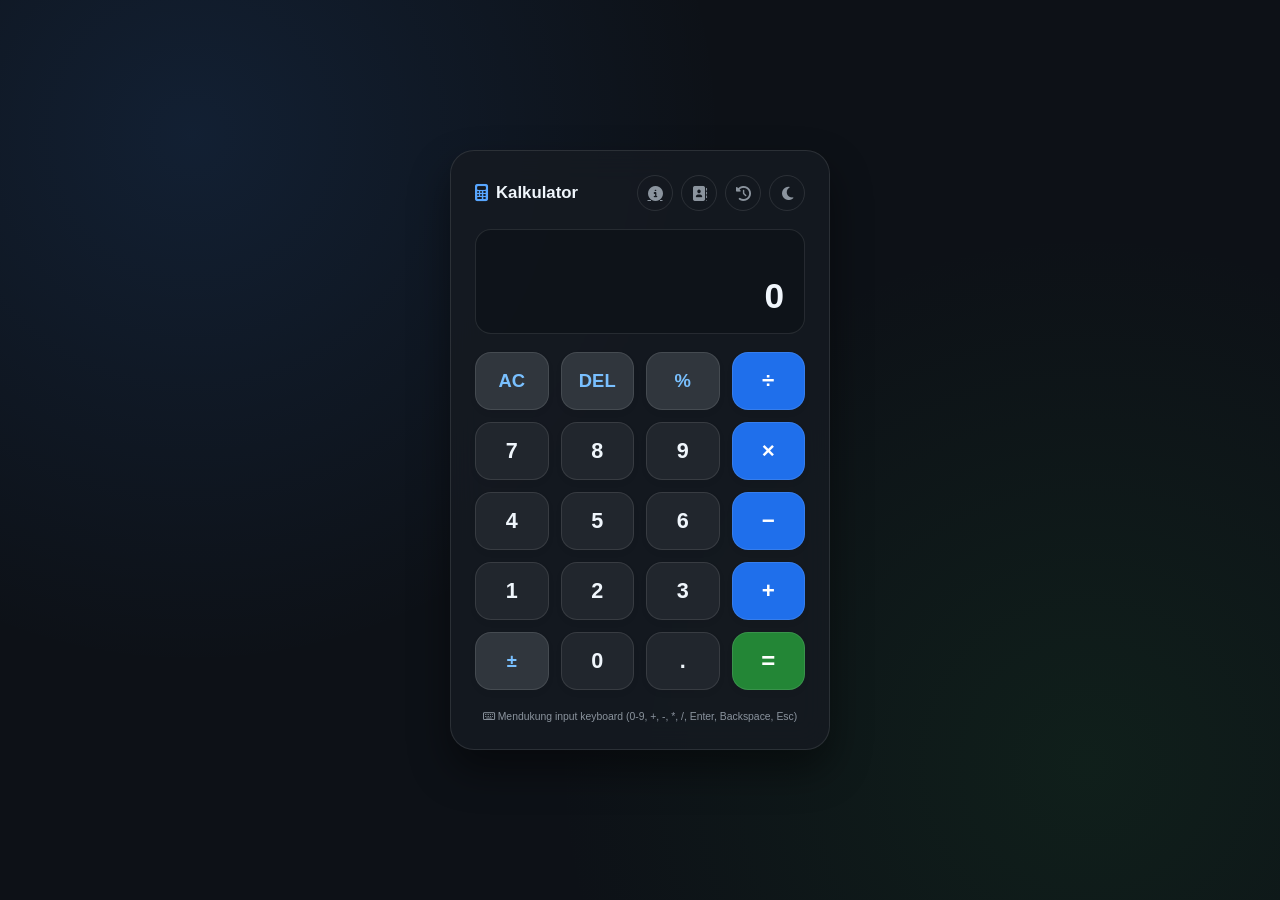
<file: index.html>
<!DOCTYPE html>
<html lang="id">
<head>
    <meta charset="UTF-8">
    <meta name="viewport" content="width=device-width, initial-scale=1.0">
    <title>Aplikasi Kalkulator Modern</title>
    <link rel="stylesheet" href="style.css">
    <!-- Font Awesome untuk ikon tombol -->
    <link rel="stylesheet" href="https://cdnjs.cloudflare.com/ajax/libs/font-awesome/6.5.1/css/all.min.css">
</head>
<body>
    <div class="calculator-container">
        <!-- Header: Judul & Tombol Kontrol Tema / Riwayat -->
        <header class="calculator-header">
            <div class="logo">
                <i class="fa-solid fa-calculator"></i>
                <span>Kalkulator</span>
            </div>
            <div class="header-actions">
                <a href="tentang.html" class="icon-btn" title="Tentang Aplikasi" aria-label="Tentang Aplikasi">
                    <i class="fa-solid fa-circle-info"></i>
                </a>
                <a href="kontak.html" class="icon-btn" title="Kontak Developer" aria-label="Kontak Developer">
                    <i class="fa-solid fa-address-book"></i>
                </a>
                <button id="history-toggle-btn" class="icon-btn" title="Lihat Riwayat (H)">
                    <i class="fa-solid fa-clock-rotate-left"></i>
                </button>
                <button id="theme-toggle-btn" class="icon-btn" title="Ganti Tema">
                    <i class="fa-solid fa-moon"></i>
                </button>
            </div>
        </header>

        <!-- Layar Tampilan (Display) -->
        <div class="display-container">
            <div class="previous-operand" id="previous-operand"></div>
            <div class="current-operand" id="current-operand">0</div>
        </div>

        <!-- Panel Riwayat Kalkulasi (Slide down / overlay) -->
        <div class="history-panel" id="history-panel">
            <div class="history-header">
                <h3>Riwayat Perhitungan</h3>
                <button id="clear-history-btn" class="clear-history-btn" title="Hapus Semua Riwayat">
                    <i class="fa-regular fa-trash-can"></i> Hapus
                </button>
            </div>
            <div class="history-list" id="history-list">
                <p class="empty-history">Belum ada riwayat perhitungan.</p>
            </div>
        </div>

        <!-- Papan Tombol Kalkulator (Keypad) -->
        <div class="keypad">
            <button class="btn btn-action" data-action="clear" title="Bersihkan Semua (Esc)">AC</button>
            <button class="btn btn-action" data-action="delete" title="Hapus Karakter Terakhir (Backspace)">DEL</button>
            <button class="btn btn-action" data-action="percent" title="Persen (%)">%</button>
            <button class="btn btn-operator" data-operator="÷" title="Bagi (/)">÷</button>

            <button class="btn btn-number" data-number="7">7</button>
            <button class="btn btn-number" data-number="8">8</button>
            <button class="btn btn-number" data-number="9">9</button>
            <button class="btn btn-operator" data-operator="×" title="Kali (*)">×</button>

            <button class="btn btn-number" data-number="4">4</button>
            <button class="btn btn-number" data-number="5">5</button>
            <button class="btn btn-number" data-number="6">6</button>
            <button class="btn btn-operator" data-operator="−" title="Kurang (-)">−</button>

            <button class="btn btn-number" data-number="1">1</button>
            <button class="btn btn-number" data-number="2">2</button>
            <button class="btn btn-number" data-number="3">3</button>
            <button class="btn btn-operator" data-operator="+" title="Tambah (+)">+</button>

            <button class="btn btn-action" data-action="toggle-sign" title="Ubah Tanda Positif/Negatif">±</button>
            <button class="btn btn-number" data-number="0">0</button>
            <button class="btn btn-number" data-number="." title="Koma / Titik Desimal">.</button>
            <button class="btn btn-equals" data-action="calculate" title="Hasil (= / Enter)">=</button>
        </div>

        <!-- Petunjuk Shortcut Keyboard -->
        <footer class="calculator-footer">
            <p><small><i class="fa-regular fa-keyboard"></i> Mendukung input keyboard (0-9, +, -, *, /, Enter, Backspace, Esc)</small></p>
        </footer>
    </div>

    <script src="script.js"></script>
</body>
</html>
</file>
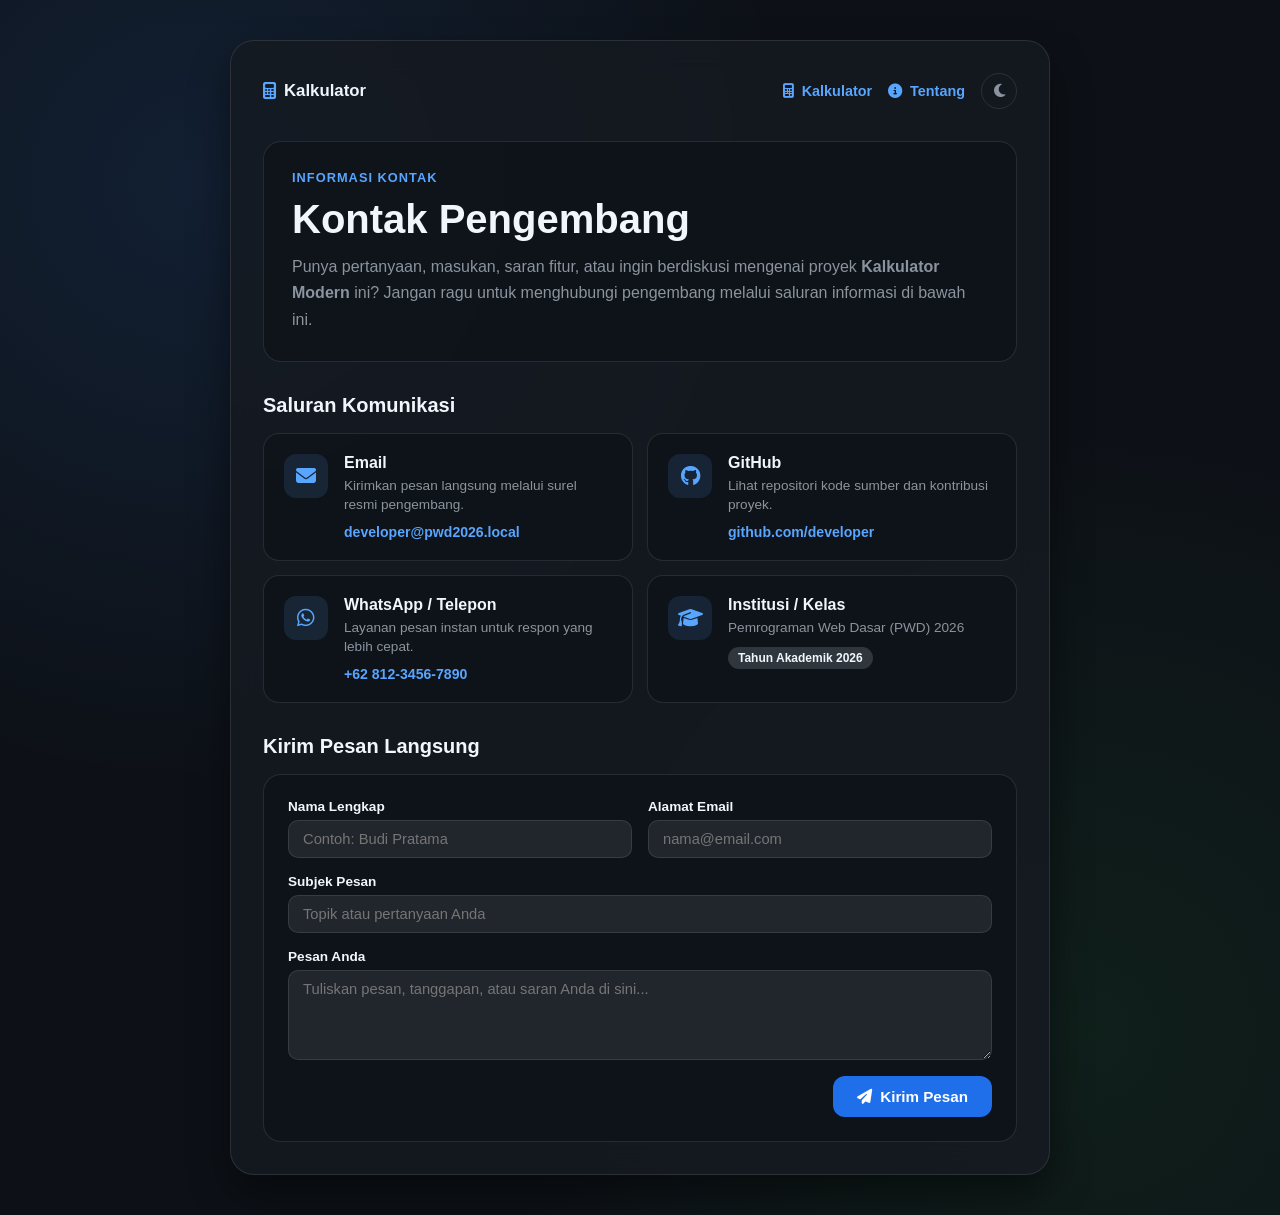
<file: kontak.html>
<!DOCTYPE html>
<html lang="id">
<head>
    <meta charset="UTF-8">
    <meta name="viewport" content="width=device-width, initial-scale=1.0">
    <meta name="description" content="Informasi kontak pengembang Aplikasi Kalkulator Modern.">
    <title>Kontak Pengembang - Kalkulator Modern</title>
    <script>
        if (localStorage.getItem('calc_theme') === 'light') {
            document.documentElement.setAttribute('data-theme', 'light');
        }
    </script>
    <link rel="stylesheet" href="style.css">
    <link rel="stylesheet" href="https://cdnjs.cloudflare.com/ajax/libs/font-awesome/6.5.1/css/all.min.css">
</head>
<body class="about-body">
    <main class="about-container">
        <!-- Header Navigasi -->
        <header class="calculator-header contact-header">
            <div class="logo">
                <i class="fa-solid fa-calculator"></i>
                <span>Kalkulator</span>
            </div>
            <div class="nav-links">
                <a href="index.html" class="back-link">
                    <i class="fa-solid fa-calculator"></i>
                    Kalkulator
                </a>
                <a href="tentang.html" class="back-link">
                    <i class="fa-solid fa-circle-info"></i>
                    Tentang
                </a>
                <button id="theme-toggle-btn" class="icon-btn" title="Ganti Tema" aria-label="Ganti Tema">
                    <i class="fa-solid fa-moon"></i>
                </button>
            </div>
        </header>

        <!-- Intro Kontak -->
        <section class="about-intro">
            <span class="about-eyebrow">Informasi Kontak</span>
            <h1>Kontak Pengembang</h1>
            <p>
                Punya pertanyaan, masukan, saran fitur, atau ingin berdiskusi mengenai proyek
                <strong>Kalkulator Modern</strong> ini? Jangan ragu untuk menghubungi pengembang
                melalui saluran informasi di bawah ini.
            </p>
        </section>

        <!-- Saluran Kontak Utama -->
        <section class="about-section" aria-labelledby="contact-channels-title">
            <h2 id="contact-channels-title">Saluran Komunikasi</h2>
            <div class="contact-grid">
                <article class="contact-card">
                    <div class="contact-icon">
                        <i class="fa-solid fa-envelope"></i>
                    </div>
                    <div class="contact-details">
                        <h3>Email</h3>
                        <p>Kirimkan pesan langsung melalui surel resmi pengembang.</p>
                        <a href="mailto:developer@pwd2026.local" class="contact-link">developer@pwd2026.local</a>
                    </div>
                </article>

                <article class="contact-card">
                    <div class="contact-icon">
                        <i class="fa-brands fa-github"></i>
                    </div>
                    <div class="contact-details">
                        <h3>GitHub</h3>
                        <p>Lihat repositori kode sumber dan kontribusi proyek.</p>
                        <a href="https://github.com" target="_blank" rel="noopener noreferrer" class="contact-link">github.com/developer</a>
                    </div>
                </article>

                <article class="contact-card">
                    <div class="contact-icon">
                        <i class="fa-brands fa-whatsapp"></i>
                    </div>
                    <div class="contact-details">
                        <h3>WhatsApp / Telepon</h3>
                        <p>Layanan pesan instan untuk respon yang lebih cepat.</p>
                        <a href="https://wa.me/6281234567890" target="_blank" rel="noopener noreferrer" class="contact-link">+62 812-3456-7890</a>
                    </div>
                </article>

                <article class="contact-card">
                    <div class="contact-icon">
                        <i class="fa-solid fa-graduation-cap"></i>
                    </div>
                    <div class="contact-details">
                        <h3>Institusi / Kelas</h3>
                        <p>Pemrograman Web Dasar (PWD) 2026</p>
                        <span class="contact-badge">Tahun Akademik 2026</span>
                    </div>
                </article>
            </div>
        </section>

        <!-- Formulir Kirim Pesan -->
        <section class="about-section" aria-labelledby="contact-form-title">
            <h2 id="contact-form-title">Kirim Pesan Langsung</h2>
            <form id="contact-form" class="contact-form">
                <div class="form-row">
                    <div class="form-group">
                        <label for="name">Nama Lengkap</label>
                        <input type="text" id="name" name="name" placeholder="Contoh: Budi Pratama" required>
                    </div>
                    <div class="form-group">
                        <label for="email">Alamat Email</label>
                        <input type="email" id="email" name="email" placeholder="nama@email.com" required>
                    </div>
                </div>

                <div class="form-group">
                    <label for="subject">Subjek Pesan</label>
                    <input type="text" id="subject" name="subject" placeholder="Topik atau pertanyaan Anda" required>
                </div>

                <div class="form-group">
                    <label for="message">Pesan Anda</label>
                    <textarea id="message" name="message" rows="4" placeholder="Tuliskan pesan, tanggapan, atau saran Anda di sini..." required></textarea>
                </div>

                <div class="form-actions">
                    <button type="submit" class="btn-submit">
                        <i class="fa-solid fa-paper-plane"></i>
                        Kirim Pesan
                    </button>
                </div>

                <div id="form-alert" class="form-alert" style="display: none;" role="alert"></div>
            </form>
        </section>
    </main>

    <script>
        // Inisialisasi Tema Gelap / Terang
        const themeBtn = document.getElementById('theme-toggle-btn');
        function updateThemeIcon() {
            const isLight = document.documentElement.getAttribute('data-theme') === 'light';
            if (isLight) {
                themeBtn.innerHTML = '<i class="fa-solid fa-sun"></i>';
                themeBtn.title = 'Ganti ke Mode Gelap';
            } else {
                themeBtn.innerHTML = '<i class="fa-solid fa-moon"></i>';
                themeBtn.title = 'Ganti ke Mode Terang';
            }
        }
        updateThemeIcon();

        themeBtn.addEventListener('click', () => {
            const isLight = document.documentElement.getAttribute('data-theme') === 'light';
            if (isLight) {
                document.documentElement.removeAttribute('data-theme');
                localStorage.setItem('calc_theme', 'dark');
            } else {
                document.documentElement.setAttribute('data-theme', 'light');
                localStorage.setItem('calc_theme', 'light');
            }
            updateThemeIcon();
        });

        // Penanganan Formulir Kontak
        const contactForm = document.getElementById('contact-form');
        const formAlert = document.getElementById('form-alert');

        contactForm.addEventListener('submit', (e) => {
            e.preventDefault();
            const name = document.getElementById('name').value.trim();

            formAlert.className = 'form-alert success';
            formAlert.innerHTML = `<i class="fa-solid fa-circle-check"></i> Terima kasih, <strong>${name}</strong>! Pesan Anda telah berhasil dikirim.`;
            formAlert.style.display = 'flex';

            contactForm.reset();

            setTimeout(() => {
                formAlert.style.display = 'none';
            }, 6000);
        });
    </script>
</body>
</html>
</file>
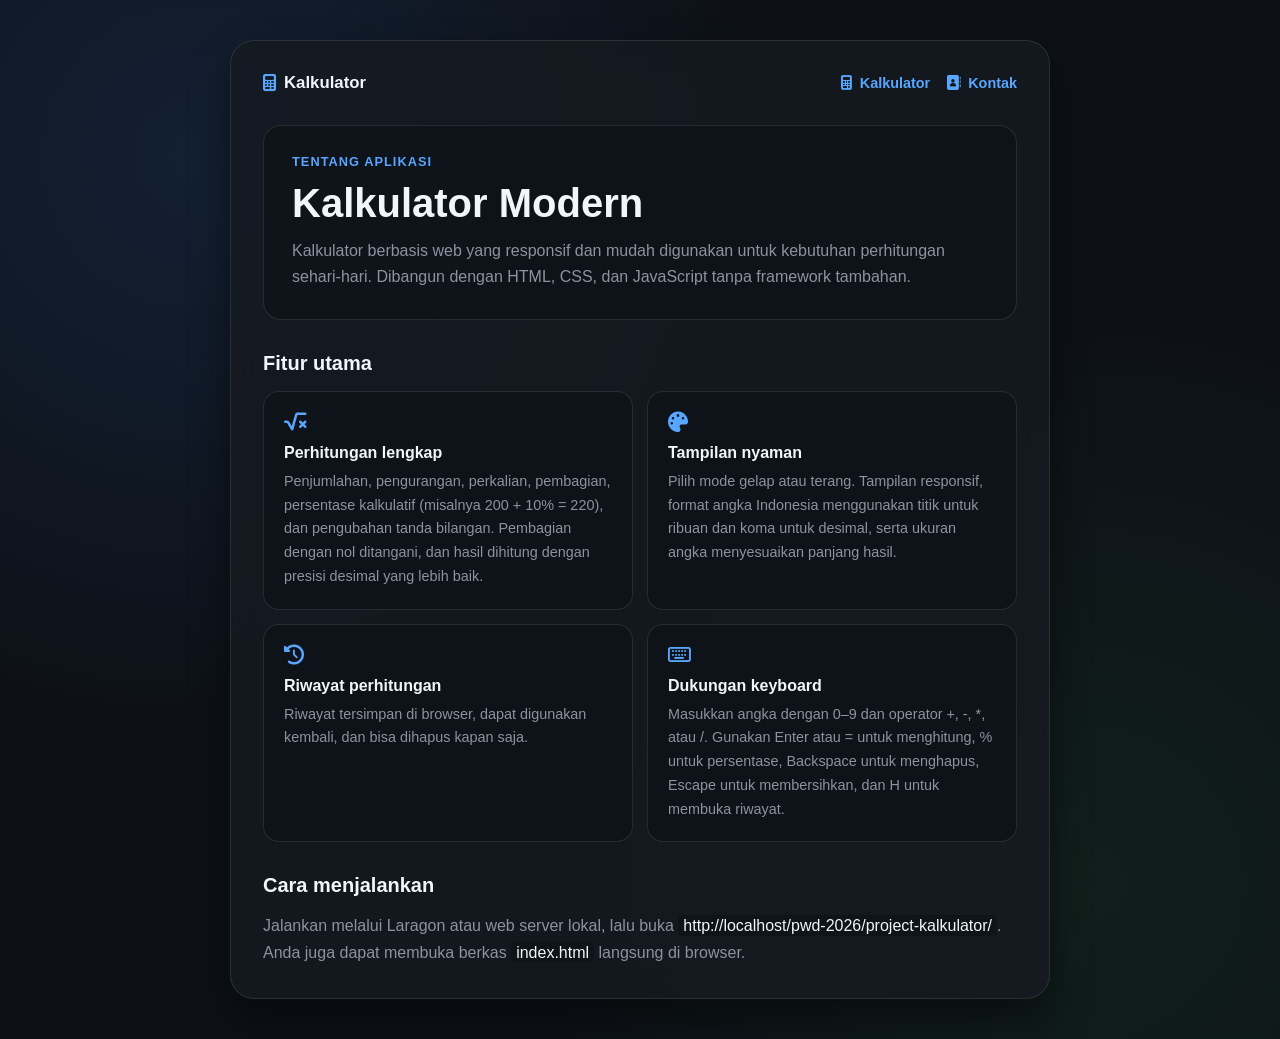
<file: tentang.html>
<!DOCTYPE html>
<html lang="id">
<head>
    <meta charset="UTF-8">
    <meta name="viewport" content="width=device-width, initial-scale=1.0">
    <meta name="description" content="Informasi fitur, teknologi, dan cara menggunakan Aplikasi Kalkulator Modern.">
    <title>Tentang Aplikasi - Kalkulator Modern</title>
    <script>
        if (localStorage.getItem('calc_theme') === 'light') {
            document.documentElement.setAttribute('data-theme', 'light');
        }
    </script>
    <link rel="stylesheet" href="style.css">
    <link rel="stylesheet" href="https://cdnjs.cloudflare.com/ajax/libs/font-awesome/6.5.1/css/all.min.css">
</head>
<body class="about-body">
    <main class="about-container">
        <header class="calculator-header contact-header">
            <div class="logo">
                <i class="fa-solid fa-calculator"></i>
                <span>Kalkulator</span>
            </div>
            <div class="nav-links">
                <a href="index.html" class="back-link">
                    <i class="fa-solid fa-calculator"></i>
                    Kalkulator
                </a>
                <a href="kontak.html" class="back-link">
                    <i class="fa-solid fa-address-book"></i>
                    Kontak
                </a>
            </div>
        </header>

        <section class="about-intro">
            <span class="about-eyebrow">Tentang Aplikasi</span>
            <h1>Kalkulator Modern</h1>
            <p>
                Kalkulator berbasis web yang responsif dan mudah digunakan untuk kebutuhan
                perhitungan sehari-hari. Dibangun dengan HTML, CSS, dan JavaScript tanpa
                framework tambahan.
            </p>
        </section>

        <section class="about-section" aria-labelledby="features-title">
            <h2 id="features-title">Fitur utama</h2>
            <div class="feature-grid">
                <article class="feature-card">
                    <i class="fa-solid fa-square-root-variable" aria-hidden="true"></i>
                    <h3>Perhitungan lengkap</h3>
                    <p>
                        Penjumlahan, pengurangan, perkalian, pembagian, persentase
                        kalkulatif (misalnya 200 + 10% = 220), dan pengubahan tanda
                        bilangan. Pembagian dengan nol ditangani, dan hasil dihitung
                        dengan presisi desimal yang lebih baik.
                    </p>
                </article>
                <article class="feature-card">
                    <i class="fa-solid fa-palette" aria-hidden="true"></i>
                    <h3>Tampilan nyaman</h3>
                    <p>
                        Pilih mode gelap atau terang. Tampilan responsif, format angka
                        Indonesia menggunakan titik untuk ribuan dan koma untuk desimal,
                        serta ukuran angka menyesuaikan panjang hasil.
                    </p>
                </article>
                <article class="feature-card">
                    <i class="fa-solid fa-clock-rotate-left" aria-hidden="true"></i>
                    <h3>Riwayat perhitungan</h3>
                    <p>
                        Riwayat tersimpan di browser, dapat digunakan kembali, dan bisa
                        dihapus kapan saja.
                    </p>
                </article>
                <article class="feature-card">
                    <i class="fa-regular fa-keyboard" aria-hidden="true"></i>
                    <h3>Dukungan keyboard</h3>
                    <p>
                        Masukkan angka dengan 0–9 dan operator +, -, *, atau /. Gunakan
                        Enter atau = untuk menghitung, % untuk persentase, Backspace
                        untuk menghapus, Escape untuk membersihkan, dan H untuk membuka
                        riwayat.
                    </p>
                </article>
            </div>
        </section>

        <section class="about-section about-usage" aria-labelledby="usage-title">
            <h2 id="usage-title">Cara menjalankan</h2>
            <p>
                Jalankan melalui Laragon atau web server lokal, lalu buka
                <code>http://localhost/pwd-2026/project-kalkulator/</code>.
                Anda juga dapat membuka berkas <code>index.html</code> langsung di
                browser.
            </p>
        </section>
    </main>
</body>
</html>
</file>
<file: style.css>
/* ======================================================
   ROOT VARIABLES (Tema Gelap & Terang)
   ====================================================== */
:root {
    /* Palet Default: Dark Mode */
    --bg-body: #0d1117;
    --bg-calculator: rgba(22, 27, 34, 0.85);
    --border-color: rgba(255, 255, 255, 0.1);
    --shadow-color: rgba(0, 0, 0, 0.45);

    --text-primary: #f0f6fc;
    --text-secondary: #8b949e;
    --text-accent: #58a6ff;

    --btn-num-bg: #21262d;
    --btn-num-hover: #30363d;
    --btn-num-text: #f0f6fc;

    --btn-act-bg: #30363d;
    --btn-act-hover: #3c444d;
    --btn-act-text: #79c0ff;

    --btn-op-bg: #1f6feb;
    --btn-op-hover: #388bfd;
    --btn-op-text: #ffffff;

    --btn-eq-bg: #238636;
    --btn-eq-hover: #2ea043;
    --btn-eq-text: #ffffff;

    --display-bg: rgba(13, 17, 23, 0.6);
    --panel-bg: rgba(22, 27, 34, 0.95);

    --radius-calc: 24px;
    --radius-btn: 16px;
    --font-family: -apple-system, BlinkMacSystemFont, 'Segoe UI', Roboto, Helvetica, Arial, sans-serif;
    --transition-speed: 0.2s;
}

/* Light Mode Overrides */
[data-theme="light"] {
    --bg-body: #f3f4f6;
    --bg-calculator: rgba(255, 255, 255, 0.9);
    --border-color: rgba(0, 0, 0, 0.08);
    --shadow-color: rgba(0, 0, 0, 0.12);

    --text-primary: #1f2937;
    --text-secondary: #6b7280;
    --text-accent: #2563eb;

    --btn-num-bg: #f9fafb;
    --btn-num-hover: #f3f4f6;
    --btn-num-text: #111827;

    --btn-act-bg: #e5e7eb;
    --btn-act-hover: #d1d5db;
    --btn-act-text: #1d4ed8;

    --btn-op-bg: #3b82f6;
    --btn-op-hover: #2563eb;
    --btn-op-text: #ffffff;

    --btn-eq-bg: #10b981;
    --btn-eq-hover: #059669;
    --btn-eq-text: #ffffff;

    --display-bg: rgba(243, 244, 246, 0.7);
    --panel-bg: rgba(255, 255, 255, 0.97);
}

/* ======================================================
   RESET & DASAR
   ====================================================== */
* {
    margin: 0;
    padding: 0;
    box-sizing: border-box;
    font-family: var(--font-family);
    -webkit-tap-highlight-color: transparent;
}

body {
    min-height: 100vh;
    display: flex;
    justify-content: center;
    align-items: center;
    background-color: var(--bg-body);
    background-image: 
        radial-gradient(circle at 15% 15%, rgba(56, 139, 253, 0.12) 0%, transparent 40%),
        radial-gradient(circle at 85% 85%, rgba(35, 134, 54, 0.12) 0%, transparent 40%);
    color: var(--text-primary);
    padding: 16px;
    transition: background-color var(--transition-speed) ease;
}

/* ======================================================
   WADAH UTAMA KALKULATOR
   ====================================================== */
.calculator-container {
    width: 100%;
    max-width: 380px;
    background: var(--bg-calculator);
    backdrop-filter: blur(16px);
    -webkit-backdrop-filter: blur(16px);
    border: 1px solid var(--border-color);
    border-radius: var(--radius-calc);
    box-shadow: 0 20px 40px var(--shadow-color);
    padding: 24px;
    display: flex;
    flex-direction: column;
    gap: 18px;
    position: relative;
    overflow: hidden;
    transition: background var(--transition-speed) ease, border-color var(--transition-speed) ease;
}

/* ======================================================
   HEADER
   ====================================================== */
.calculator-header {
    display: flex;
    justify-content: space-between;
    align-items: center;
}

.calculator-header .logo {
    display: flex;
    align-items: center;
    gap: 8px;
    font-size: 1.05rem;
    font-weight: 600;
    color: var(--text-primary);
}

.calculator-header .logo i {
    color: var(--text-accent);
}

.header-actions {
    display: flex;
    gap: 8px;
}

.icon-btn {
    background: transparent;
    border: 1px solid var(--border-color);
    color: var(--text-secondary);
    width: 36px;
    height: 36px;
    border-radius: 50%;
    cursor: pointer;
    display: flex;
    align-items: center;
    justify-content: center;
    font-size: 0.95rem;
    transition: all var(--transition-speed) ease;
}

.icon-btn:hover {
    background: var(--btn-num-hover);
    color: var(--text-primary);
    transform: translateY(-2px);
}

.icon-btn:active {
    transform: scale(0.95);
}

/* ======================================================
   LAYAR TAMPILAN (DISPLAY)
   ====================================================== */
.display-container {
    background: var(--display-bg);
    border: 1px solid var(--border-color);
    border-radius: 16px;
    padding: 16px 20px;
    display: flex;
    flex-direction: column;
    justify-content: flex-end;
    align-items: flex-end;
    min-height: 105px;
    word-break: break-all;
    word-wrap: break-word;
    overflow-x: auto;
    transition: background var(--transition-speed) ease;
}

.previous-operand {
    font-size: 0.95rem;
    color: var(--text-secondary);
    min-height: 22px;
    font-weight: 400;
    letter-spacing: 0.5px;
}

.current-operand {
    font-size: 2.2rem;
    font-weight: 700;
    color: var(--text-primary);
    line-height: 1.2;
    transition: font-size 0.15s ease;
}

/* ======================================================
   PAPAN TOMBOL (KEYPAD)
   ====================================================== */
.keypad {
    display: grid;
    grid-template-columns: repeat(4, 1fr);
    gap: 12px;
}

.btn {
    height: 58px;
    border: 1px solid var(--border-color);
    border-radius: var(--radius-btn);
    font-size: 1.35rem;
    font-weight: 600;
    cursor: pointer;
    outline: none;
    user-select: none;
    display: flex;
    justify-content: center;
    align-items: center;
    transition: all 0.12s cubic-bezier(0.4, 0, 0.2, 1);
    box-shadow: 0 3px 6px rgba(0, 0, 0, 0.05);
}

.btn:active, .btn.keyboard-active {
    transform: scale(0.92);
    filter: brightness(0.9);
}

/* Tombol Angka */
.btn-number {
    background: var(--btn-num-bg);
    color: var(--btn-num-text);
}

.btn-number:hover {
    background: var(--btn-num-hover);
}

/* Tombol Aksi Fungsional (AC, DEL, %, ±) */
.btn-action {
    background: var(--btn-act-bg);
    color: var(--btn-act-text);
    font-size: 1.15rem;
}

.btn-action:hover {
    background: var(--btn-act-hover);
}

/* Tombol Operator (+, -, *, /) */
.btn-operator {
    background: var(--btn-op-bg);
    color: var(--btn-op-text);
    font-size: 1.4rem;
}

.btn-operator:hover {
    background: var(--btn-op-hover);
}

/* Tombol Sama Dengan (=) */
.btn-equals {
    background: var(--btn-eq-bg);
    color: var(--btn-eq-text);
    font-size: 1.5rem;
}

.btn-equals:hover {
    background: var(--btn-eq-hover);
}

/* ======================================================
   PANEL RIWAYAT (HISTORY PANEL)
   ====================================================== */
.history-panel {
    position: absolute;
    top: 64px;
    left: 20px;
    right: 20px;
    bottom: 20px;
    background: var(--panel-bg);
    border: 1px solid var(--border-color);
    border-radius: 18px;
    backdrop-filter: blur(20px);
    -webkit-backdrop-filter: blur(20px);
    box-shadow: 0 10px 25px var(--shadow-color);
    padding: 16px;
    display: flex;
    flex-direction: column;
    z-index: 100;
    opacity: 0;
    pointer-events: none;
    transform: translateY(-10px);
    transition: opacity 0.25s ease, transform 0.25s ease;
}

.history-panel.active {
    opacity: 1;
    pointer-events: all;
    transform: translateY(0);
}

.history-header {
    display: flex;
    justify-content: space-between;
    align-items: center;
    padding-bottom: 12px;
    border-bottom: 1px solid var(--border-color);
    margin-bottom: 12px;
}

.history-header h3 {
    font-size: 1rem;
    font-weight: 600;
    color: var(--text-primary);
}

.clear-history-btn {
    background: transparent;
    border: none;
    color: #f85149;
    font-size: 0.85rem;
    cursor: pointer;
    display: flex;
    align-items: center;
    gap: 4px;
    padding: 4px 8px;
    border-radius: 6px;
    transition: background 0.15s ease;
}

.clear-history-btn:hover {
    background: rgba(248, 81, 73, 0.15);
}

.history-list {
    flex: 1;
    overflow-y: auto;
    display: flex;
    flex-direction: column;
    gap: 10px;
    padding-right: 4px;
}

.history-item {
    padding: 10px 12px;
    background: var(--display-bg);
    border-radius: 10px;
    cursor: pointer;
    transition: transform 0.15s ease, background 0.15s ease;
    border: 1px solid transparent;
}

.history-item:hover {
    background: var(--btn-num-hover);
    border-color: var(--border-color);
    transform: translateX(3px);
}

.history-item-exp {
    font-size: 0.82rem;
    color: var(--text-secondary);
    text-align: right;
}

.history-item-res {
    font-size: 1.15rem;
    font-weight: 600;
    color: var(--text-accent);
    text-align: right;
}

.empty-history {
    font-size: 0.88rem;
    color: var(--text-secondary);
    text-align: center;
    margin-top: 30px;
}

/* ======================================================
   FOOTER INFO
   ====================================================== */
.calculator-footer {
    text-align: center;
    color: var(--text-secondary);
    font-size: 0.78rem;
    line-height: 1.3;
}

/* ======================================================
   HALAMAN TENTANG
   ====================================================== */
.about-body {
    align-items: flex-start;
    padding: 40px 16px;
}

.about-container {
    width: 100%;
    max-width: 820px;
    display: flex;
    flex-direction: column;
    gap: 32px;
    padding: 32px;
    background: var(--bg-calculator);
    backdrop-filter: blur(16px);
    -webkit-backdrop-filter: blur(16px);
    border: 1px solid var(--border-color);
    border-radius: var(--radius-calc);
    box-shadow: 0 20px 40px var(--shadow-color);
}

.back-link {
    display: inline-flex;
    align-items: center;
    gap: 8px;
    color: var(--text-accent);
    font-size: 0.9rem;
    font-weight: 600;
    text-decoration: none;
}

.back-link:hover {
    text-decoration: underline;
}

.about-intro {
    display: flex;
    flex-direction: column;
    gap: 12px;
    padding: 28px;
    background: var(--display-bg);
    border: 1px solid var(--border-color);
    border-radius: 18px;
}

.about-eyebrow {
    color: var(--text-accent);
    font-size: 0.8rem;
    font-weight: 700;
    letter-spacing: 0.08em;
    text-transform: uppercase;
}

.about-intro h1 {
    font-size: clamp(1.8rem, 5vw, 2.5rem);
}

.about-intro p,
.feature-card p,
.about-usage p {
    color: var(--text-secondary);
    line-height: 1.65;
}

.about-section {
    display: flex;
    flex-direction: column;
    gap: 16px;
}

.about-section h2 {
    font-size: 1.25rem;
}

.feature-grid {
    display: grid;
    grid-template-columns: repeat(2, minmax(0, 1fr));
    gap: 14px;
}

.feature-card {
    padding: 20px;
    background: var(--display-bg);
    border: 1px solid var(--border-color);
    border-radius: 16px;
}

.feature-card > i {
    margin-bottom: 12px;
    color: var(--text-accent);
    font-size: 1.25rem;
}

.feature-card h3 {
    margin-bottom: 8px;
    font-size: 1rem;
}

.feature-card p {
    font-size: 0.9rem;
}

.about-usage code {
    padding: 2px 5px;
    background: var(--display-bg);
    border-radius: 5px;
    color: var(--text-primary);
    overflow-wrap: anywhere;
}

/* ======================================================
   HALAMAN KONTAK
   ====================================================== */
.contact-header {
    flex-wrap: wrap;
    gap: 12px;
}

.nav-links {
    display: flex;
    align-items: center;
    gap: 16px;
}

.contact-grid {
    display: grid;
    grid-template-columns: repeat(2, minmax(0, 1fr));
    gap: 14px;
}

.contact-card {
    display: flex;
    gap: 16px;
    align-items: flex-start;
    padding: 20px;
    background: var(--display-bg);
    border: 1px solid var(--border-color);
    border-radius: 16px;
    transition: transform 0.2s ease, border-color 0.2s ease;
}

.contact-card:hover {
    transform: translateY(-2px);
    border-color: var(--text-accent);
}

.contact-icon {
    width: 44px;
    height: 44px;
    min-width: 44px;
    background: rgba(88, 166, 255, 0.12);
    border-radius: 12px;
    display: flex;
    align-items: center;
    justify-content: center;
    color: var(--text-accent);
    font-size: 1.25rem;
}

.contact-details {
    display: flex;
    flex-direction: column;
    gap: 4px;
}

.contact-details h3 {
    font-size: 1rem;
    color: var(--text-primary);
}

.contact-details p {
    font-size: 0.85rem;
    color: var(--text-secondary);
    line-height: 1.4;
}

.contact-link {
    display: inline-block;
    margin-top: 6px;
    color: var(--text-accent);
    font-size: 0.88rem;
    font-weight: 600;
    text-decoration: none;
    word-break: break-all;
}

.contact-link:hover {
    text-decoration: underline;
}

.contact-badge {
    display: inline-block;
    margin-top: 6px;
    padding: 4px 10px;
    background: var(--btn-act-bg);
    color: var(--text-primary);
    border-radius: 20px;
    font-size: 0.75rem;
    font-weight: 600;
    width: fit-content;
}

/* Formulir Kontak */
.contact-form {
    display: flex;
    flex-direction: column;
    gap: 16px;
    background: var(--display-bg);
    border: 1px solid var(--border-color);
    border-radius: 18px;
    padding: 24px;
}

.form-row {
    display: grid;
    grid-template-columns: repeat(2, minmax(0, 1fr));
    gap: 16px;
}

.form-group {
    display: flex;
    flex-direction: column;
    gap: 6px;
}

.form-group label {
    font-size: 0.85rem;
    font-weight: 600;
    color: var(--text-primary);
}

.form-group input,
.form-group textarea {
    width: 100%;
    padding: 10px 14px;
    background: var(--btn-num-bg);
    border: 1px solid var(--border-color);
    border-radius: 10px;
    color: var(--text-primary);
    font-family: inherit;
    font-size: 0.92rem;
    transition: border-color var(--transition-speed) ease, box-shadow var(--transition-speed) ease;
}

.form-group input:focus,
.form-group textarea:focus {
    outline: none;
    border-color: var(--text-accent);
    box-shadow: 0 0 0 3px rgba(88, 166, 255, 0.2);
}

.form-group textarea {
    resize: vertical;
    min-height: 90px;
}

.form-actions {
    display: flex;
    justify-content: flex-end;
}

.btn-submit {
    display: inline-flex;
    align-items: center;
    gap: 8px;
    padding: 12px 24px;
    background: var(--btn-op-bg);
    color: var(--btn-op-text);
    border: none;
    border-radius: 12px;
    font-size: 0.95rem;
    font-weight: 600;
    cursor: pointer;
    transition: background var(--transition-speed) ease, transform 0.12s ease;
}

.btn-submit:hover {
    background: var(--btn-op-hover);
    transform: translateY(-1px);
}

.btn-submit:active {
    transform: scale(0.97);
}

.form-alert {
    padding: 12px 16px;
    border-radius: 10px;
    font-size: 0.88rem;
    align-items: center;
    gap: 8px;
    line-height: 1.4;
}

.form-alert.success {
    background: rgba(35, 134, 54, 0.15);
    border: 1px solid rgba(35, 134, 54, 0.4);
    color: #3fb950;
}

/* Custom Scrollbar */
.history-list::-webkit-scrollbar,
.display-container::-webkit-scrollbar {
    width: 5px;
    height: 5px;
}

.history-list::-webkit-scrollbar-thumb,
.display-container::-webkit-scrollbar-thumb {
    background: var(--border-color);
    border-radius: 10px;
}

/* ======================================================
   RESPONSIVE DESIGN
   ====================================================== */
@media (max-width: 420px) {
    .calculator-container {
        padding: 16px;
        border-radius: 20px;
        gap: 14px;
    }

    .btn {
        height: 52px;
        font-size: 1.2rem;
    }

    .current-operand {
        font-size: 1.85rem;
    }

    .about-body {
        padding: 16px 12px;
    }

    .about-container {
        gap: 24px;
        padding: 20px 16px;
        border-radius: 20px;
    }

    .about-container .calculator-header {
        align-items: flex-start;
        gap: 12px;
    }

    .back-link {
        font-size: 0.8rem;
    }

    .about-intro {
        padding: 20px;
    }

    .feature-grid {
        grid-template-columns: 1fr;
    }

    .contact-grid,
    .form-row {
        grid-template-columns: 1fr;
    }

    .nav-links {
        gap: 10px;
    }

    .contact-card {
        padding: 16px;
    }

    .contact-form {
        padding: 16px;
    }
}
</file>
